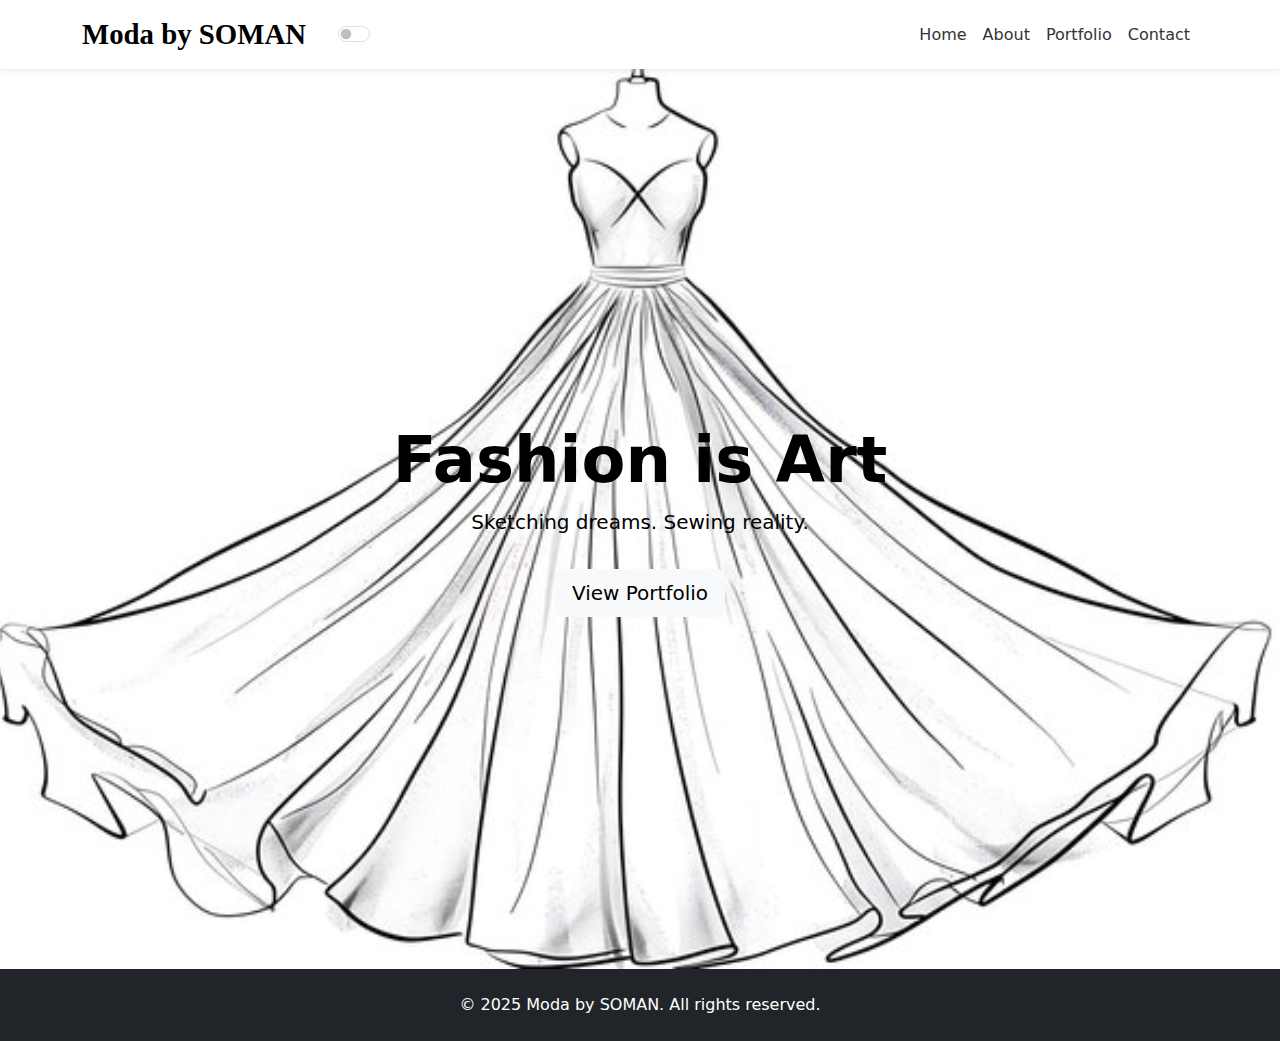
<file: index.html>
<!DOCTYPE html>
<html lang="en">
<head>
  <meta charset="UTF-8">
  <title>Moda by SOMAN</title>
  <meta name="viewport" content="width=device-width, initial-scale=1.0">
  <link href="https://cdn.jsdelivr.net/npm/bootstrap@5.3.0/dist/css/bootstrap.min.css" rel="stylesheet">
  <link rel="stylesheet" href="css/style.css">
</head>
<body>
  <!-- Navbar -->
  <nav class="navbar navbar-expand-lg navbar-light bg-white shadow-sm">
    <div class="container">
      <a class="navbar-brand fw-bold" href="#">Moda by SOMAN</a>
      <button class="navbar-toggler" type="button" data-bs-toggle="collapse" data-bs-target="#navMenu">
        <span class="navbar-toggler-icon"></span>
      </button>
      <div class="form-check form-switch ms-3">
  <input class="form-check-input" type="checkbox" id="darkModeSwitch">
</div>

      <div class="collapse navbar-collapse" id="navMenu">
        <ul class="navbar-nav ms-auto">
          <li class="nav-item"><a class="nav-link active" href="index.html">Home</a></li>
          <li class="nav-item"><a class="nav-link" href="about.html">About</a></li>
          <li class="nav-item"><a class="nav-link" href="portfolio.html">Portfolio</a></li>
          <li class="nav-item"><a class="nav-link" href="contact.html">Contact</a></li>
        </ul>
      </div>
    </div>
  </nav>

  <!-- Hero Section -->
  <section class="hero d-flex align-items-center text-center" style="height: 100vh; background: url('images/hero.jpg') no-repeat center center/cover;">
    <div class="container text-black">
      <h1 class="display-3 fw-bold">Fashion is Art</h1>
      <p class="lead">Sketching dreams. Sewing reality.</p>
      <a href="portfolio.html" class="btn btn-light btn-lg mt-3">View Portfolio</a>
    </div>
  </section>

  <!-- Footer -->
  <footer class="bg-dark text-white text-center py-4">
    <p class="mb-0">&copy; 2025 Moda by SOMAN. All rights reserved.</p>
  </footer>

  <script src="https://cdn.jsdelivr.net/npm/bootstrap@5.3.0/dist/js/bootstrap.bundle.min.js"></script>

<script>
  const toggle = document.getElementById('darkModeSwitch');
  const body = document.body;

  // Load saved mode
  if (localStorage.getItem('dark-mode') === 'enabled') {
    body.classList.add('dark-mode');
    toggle.checked = true;
  }

  toggle.addEventListener('change', function () {
    if (this.checked) {
      body.classList.add('dark-mode');
      localStorage.setItem('dark-mode', 'enabled');
    } else {
      body.classList.remove('dark-mode');
      localStorage.setItem('dark-mode', 'disabled');
    }
  });
</script>

</body>
</html>
</file>
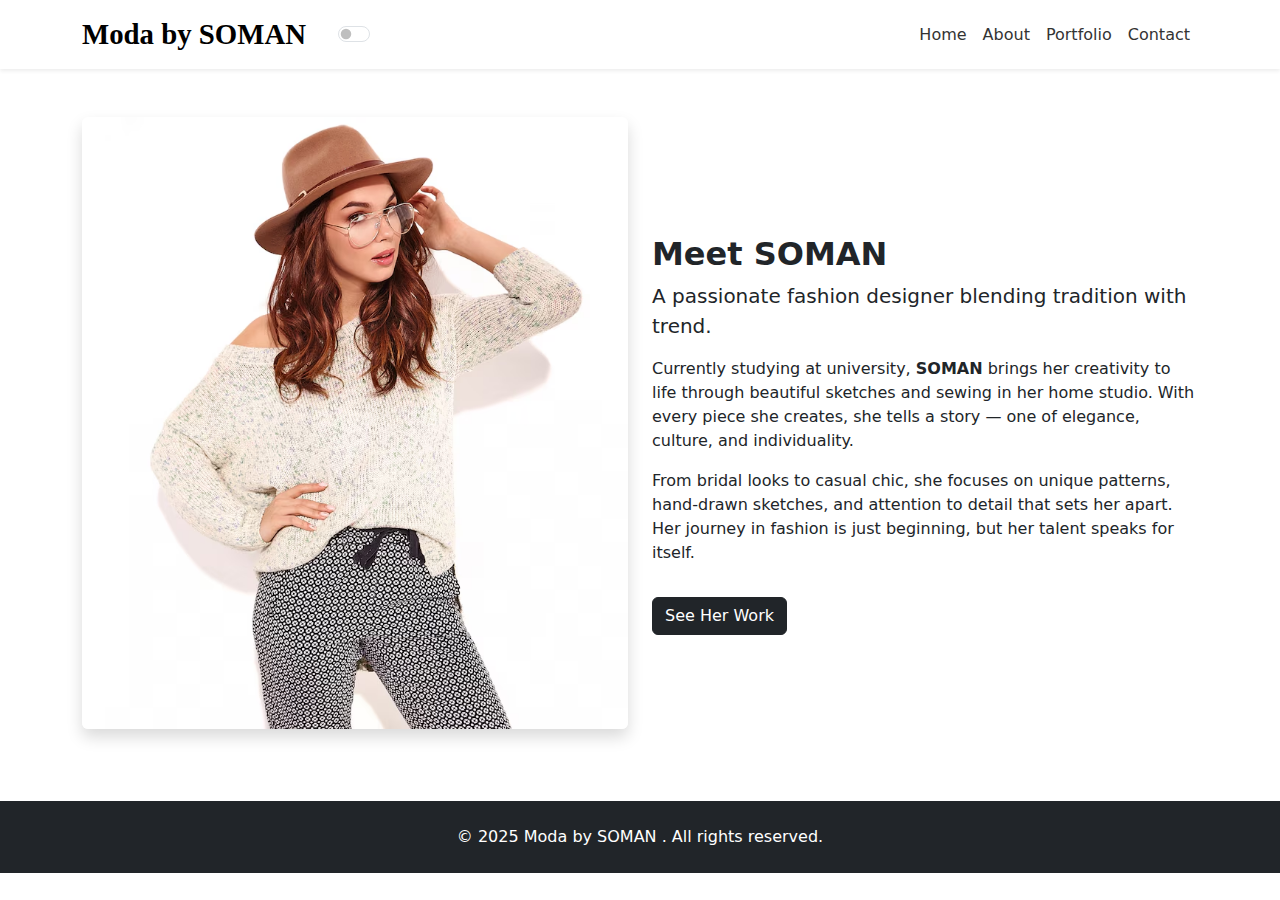
<file: about.html>
<!DOCTYPE html>
<html lang="en">
<head>
  <meta charset="UTF-8">
  <title>About | Moda by SOMAN</title>
  <meta name="viewport" content="width=device-width, initial-scale=1.0">
  <link href="https://cdn.jsdelivr.net/npm/bootstrap@5.3.0/dist/css/bootstrap.min.css" rel="stylesheet">
  <link rel="stylesheet" href="css/style.css">
</head>
<body>
  <!-- Navbar -->
  <nav class="navbar navbar-expand-lg navbar-light bg-white shadow-sm">
    <div class="container">
      <a class="navbar-brand fw-bold" href="index.html">Moda by SOMAN</a>
      <button class="navbar-toggler" type="button" data-bs-toggle="collapse" data-bs-target="#navMenu">
        <span class="navbar-toggler-icon"></span>
      </button>
      <div class="form-check form-switch ms-3">
  <input class="form-check-input" type="checkbox" id="darkModeSwitch">
</div>

      <div class="collapse navbar-collapse" id="navMenu">
        <ul class="navbar-nav ms-auto">
          <li class="nav-item"><a class="nav-link" href="index.html">Home</a></li>
          <li class="nav-item"><a class="nav-link active" href="about.html">About</a></li>
          <li class="nav-item"><a class="nav-link" href="portfolio.html">Portfolio</a></li>
          <li class="nav-item"><a class="nav-link" href="contact.html">Contact</a></li>
        </ul>
      </div>
    </div>
  </nav>

  <!-- About Section -->
  <section class="py-5">
    <div class="container">
      <div class="row align-items-center">
        <div class="col-md-6 mb-4">
          <img src="images/abouut.avif" class="img-fluid rounded shadow" alt="Fashion Designer">
        </div>
        <div class="col-md-6">
          <h2 class="fw-bold">Meet SOMAN</h2>
          <p class="lead">A passionate fashion designer blending tradition with trend.</p>
          <p>
            Currently studying at university, <strong>SOMAN</strong> brings her creativity to life through beautiful sketches and sewing in her home studio.
            With every piece she creates, she tells a story — one of elegance, culture, and individuality.
          </p>
          <p>
            From bridal looks to casual chic, she focuses on unique patterns, hand-drawn sketches, and attention to detail that sets her apart.
            Her journey in fashion is just beginning, but her talent speaks for itself.
          </p>
          <a href="portfolio.html" class="btn btn-dark mt-3">See Her Work</a>
        </div>
      </div>
    </div>
  </section>

  <!-- Footer -->
  <footer class="bg-dark text-white text-center py-4">
    <p class="mb-0">&copy; 2025 Moda by SOMAN . All rights reserved.</p>
  </footer>

  <script src="https://cdn.jsdelivr.net/npm/bootstrap@5.3.0/dist/js/bootstrap.bundle.min.js"></script>
<script>
  const toggle = document.getElementById('darkModeSwitch');
  const body = document.body;

  // Load saved mode
  if (localStorage.getItem('dark-mode') === 'enabled') {
    body.classList.add('dark-mode');
    toggle.checked = true;
  }

  toggle.addEventListener('change', function () {
    if (this.checked) {
      body.classList.add('dark-mode');
      localStorage.setItem('dark-mode', 'enabled');
    } else {
      body.classList.remove('dark-mode');
      localStorage.setItem('dark-mode', 'disabled');
    }
  });
</script>

</body>
</html>
</file>
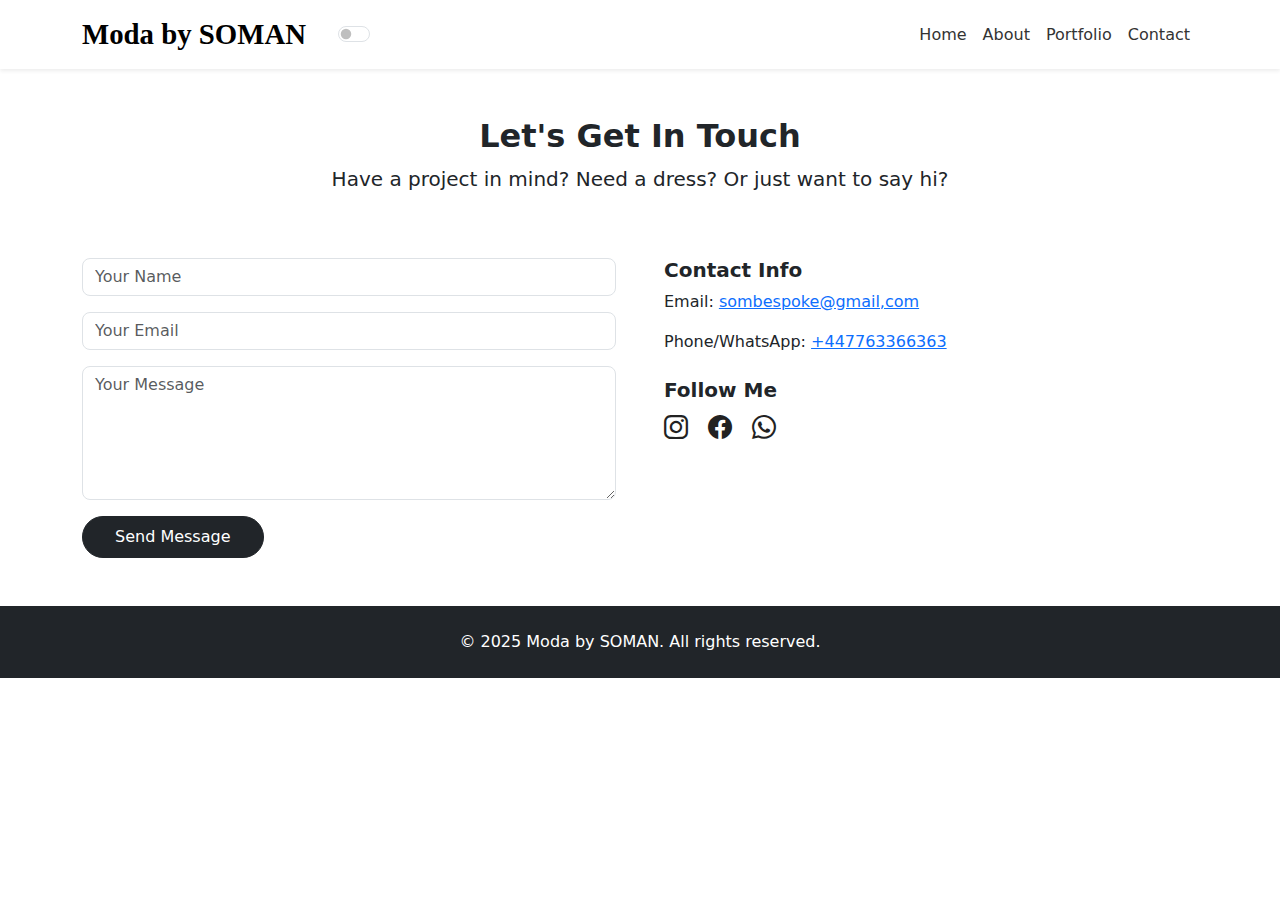
<file: contact.html>
<!DOCTYPE html>
<html lang="en">
<head>
  <meta charset="UTF-8">
  <title>Contact | Moda by SOMAN</title>
  <meta name="viewport" content="width=device-width, initial-scale=1.0">
  <link href="https://cdn.jsdelivr.net/npm/bootstrap@5.3.0/dist/css/bootstrap.min.css" rel="stylesheet">
  <link rel="stylesheet" href="css/style.css">
  <style>
    .contact-form input,
    .contact-form textarea {
      border-radius: 0.5rem;
    }

    .contact-form .btn {
      border-radius: 2rem;
      padding: 0.5rem 2rem;
    }

    .social-icons a {
      color: #222;
      font-size: 1.5rem;
      margin-right: 15px;
      transition: color 0.3s;
    }

    .social-icons a:hover {
      color: #d63384; /* pink tone */
    }
  </style>
</head>
<body>
  <!-- Navbar -->
  <nav class="navbar navbar-expand-lg navbar-light bg-white shadow-sm">
    <div class="container">
      <a class="navbar-brand fw-bold" href="index.html">Moda by SOMAN</a>
      <button class="navbar-toggler" type="button" data-bs-toggle="collapse" data-bs-target="#navMenu">
        <span class="navbar-toggler-icon"></span>
      </button>
      <div class="form-check form-switch ms-3">
  <input class="form-check-input" type="checkbox" id="darkModeSwitch">
</div>

      <div class="collapse navbar-collapse" id="navMenu">
        <ul class="navbar-nav ms-auto">
          <li class="nav-item"><a class="nav-link" href="index.html">Home</a></li>
          <li class="nav-item"><a class="nav-link" href="about.html">About</a></li>
          <li class="nav-item"><a class="nav-link" href="portfolio.html">Portfolio</a></li>
          <li class="nav-item"><a class="nav-link active" href="contact.html">Contact</a></li>
        </ul>
      </div>
    </div>
  </nav>

  <!-- Contact Section -->
  <section class="py-5">
    <div class="container">
      <div class="row text-center mb-5">
        <div class="col">
          <h2 class="fw-bold">Let's Get In Touch</h2>
          <p class="lead">Have a project in mind? Need a dress? Or just want to say hi?</p>
        </div>
      </div>
      <div class="row g-5">
        <!-- Contact Form -->
        <div class="col-md-6">
          <form class="contact-form">
            <div class="mb-3">
              <input type="text" class="form-control" placeholder="Your Name" required>
            </div>
            <div class="mb-3">
              <input type="email" class="form-control" placeholder="Your Email" required>
            </div>
            <div class="mb-3">
              <textarea class="form-control" rows="5" placeholder="Your Message" required></textarea>
            </div>
            <button type="submit" class="btn btn-dark">Send Message</button>
          </form>
        </div>

        <!-- Contact Details -->
        <div class="col-md-6">
          <h5 class="fw-bold">Contact Info</h5>
          <p>Email: <a href="mailto:example@gmail.com">sombespoke@gmail,com</a></p>
          <p>Phone/WhatsApp: <a href="tel:+1234567890">+447763366363</a></p>

          <div class="mt-4">
            <h5 class="fw-bold">Follow Me</h5>
            <div class="social-icons">
              <a href="#" target="_blank"><i class="bi bi-instagram"></i></a>
              <a href="#" target="_blank"><i class="bi bi-facebook"></i></a>
              <a href="#" target="_blank"><i class="bi bi-whatsapp"></i></a>
              <!-- Add more as needed -->
            </div>
          </div>
        </div>
      </div>
    </div>
  </section>

  <!-- Footer -->
  <footer class="bg-dark text-white text-center py-4">
    <p class="mb-0">&copy; 2025 Moda by SOMAN. All rights reserved.</p>
  </footer>

  <link rel="stylesheet" href="https://cdn.jsdelivr.net/npm/bootstrap-icons@1.10.5/font/bootstrap-icons.css">
  <script src="https://cdn.jsdelivr.net/npm/bootstrap@5.3.0/dist/js/bootstrap.bundle.min.js"></script>
<script>
  const toggle = document.getElementById('darkModeSwitch');
  const body = document.body;

  // Load saved mode
  if (localStorage.getItem('dark-mode') === 'enabled') {
    body.classList.add('dark-mode');
    toggle.checked = true;
  }

  toggle.addEventListener('change', function () {
    if (this.checked) {
      body.classList.add('dark-mode');
      localStorage.setItem('dark-mode', 'enabled');
    } else {
      body.classList.remove('dark-mode');
      localStorage.setItem('dark-mode', 'disabled');
    }
  });
</script>

</body>
</html>
</file>
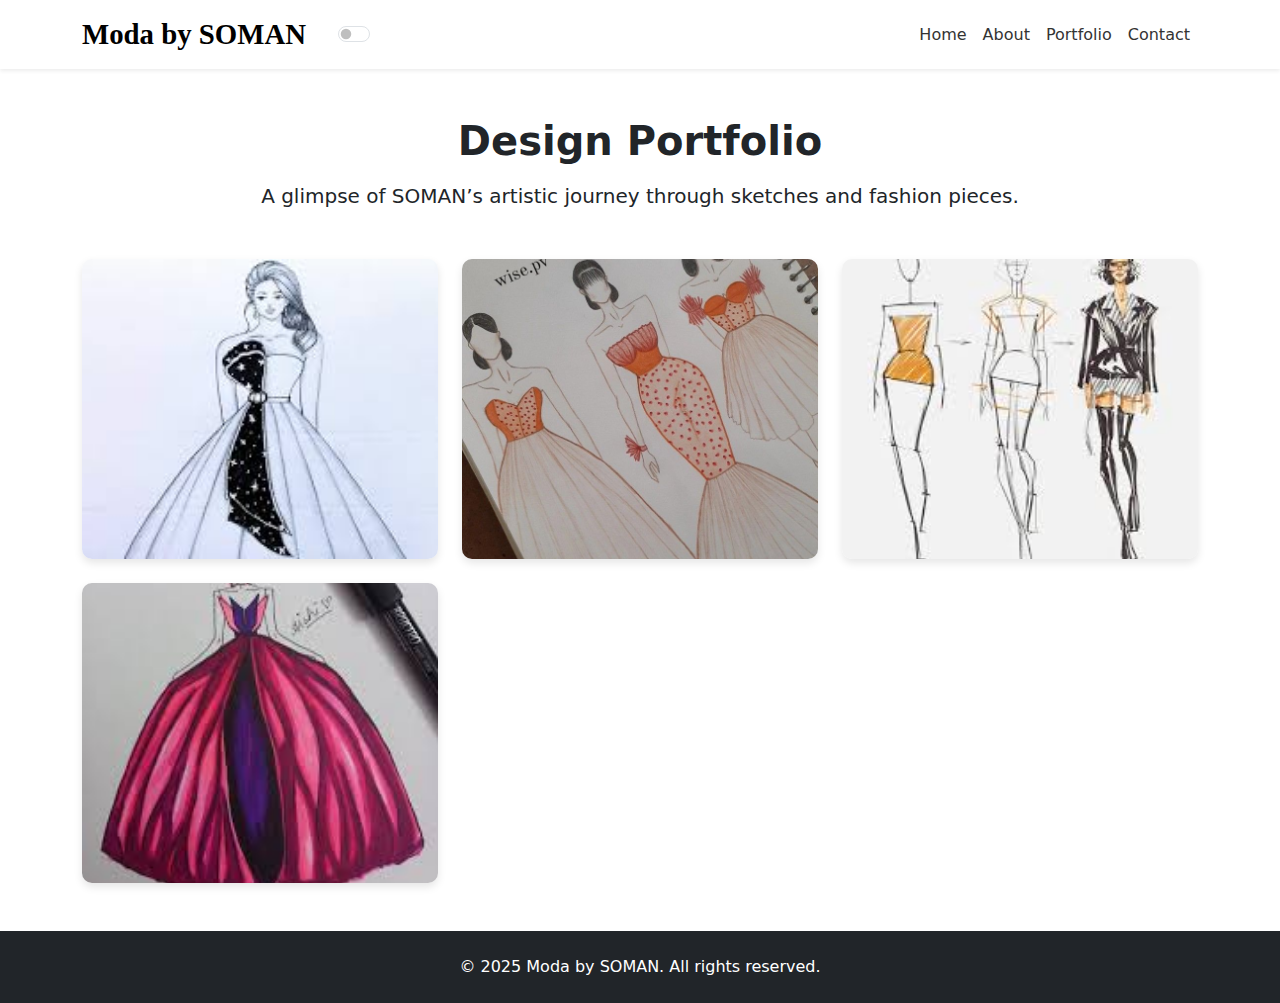
<file: portfolio.html>
<!DOCTYPE html>
<html lang="en">
<head>
  <meta charset="UTF-8">
  <title>Portfolio | Moda by SOMAN</title>
  <meta name="viewport" content="width=device-width, initial-scale=1.0">
  <link href="https://cdn.jsdelivr.net/npm/bootstrap@5.3.0/dist/css/bootstrap.min.css" rel="stylesheet">
  <link rel="stylesheet" href="css/style.css">
  <style>
    .portfolio-img {
      transition: transform 0.3s ease, box-shadow 0.3s ease;
    }

    .portfolio-img:hover {
      transform: scale(1.03);
      box-shadow: 0 8px 16px rgba(0, 0, 0, 0.2);
    }

    .gallery-title {
      font-size: 2.5rem;
      font-weight: bold;
      margin-bottom: 1rem;
    }
  </style>
</head>
<body>
  <!-- Navbar -->
  <nav class="navbar navbar-expand-lg navbar-light bg-white shadow-sm">
    <div class="container">
      <a class="navbar-brand fw-bold" href="index.html">Moda by SOMAN</a>
      
      <button class="navbar-toggler" type="button" data-bs-toggle="collapse" data-bs-target="#navMenu">
        <span class="navbar-toggler-icon"></span>
      </button>
      <div class="form-check form-switch ms-3">
  <input class="form-check-input" type="checkbox" id="darkModeSwitch">
</div>

      <div class="collapse navbar-collapse" id="navMenu">
        <ul class="navbar-nav ms-auto">
          <li class="nav-item"><a class="nav-link" href="index.html">Home</a></li>
          <li class="nav-item"><a class="nav-link" href="about.html">About</a></li>
          <li class="nav-item"><a class="nav-link active" href="portfolio.html">Portfolio</a></li>
          <li class="nav-item"><a class="nav-link" href="contact.html">Contact</a></li>
        </ul>
      </div>
    </div>
  </nav>

  <!-- Portfolio Gallery -->
  <section class="py-5">
    <div class="container text-center">
      <h2 class="gallery-title">Design Portfolio</h2>
      <p class="lead mb-5">A glimpse of SOMAN’s artistic journey through sketches and fashion pieces.</p>
      <div class="row g-4">
        <!-- Image 1 -->
        <div class="col-sm-6 col-md-4">
          <img src="images/design1.jpg" class="img-fluid portfolio-img" alt="Design 1">
        </div>
        <!-- Image 2 -->
        <div class="col-sm-6 col-md-4">
          <img src="images/design2.jpg" class="img-fluid portfolio-img" alt="Design 2">
        </div>
        <!-- Image 3 -->
        <div class="col-sm-6 col-md-4">
          <img src="images/design3.jpg" class="img-fluid portfolio-img" alt="Design 3">
        </div>
        <!-- Image 4 -->
        <div class="col-sm-6 col-md-4">
          <img src="images/design4.jpg" class="img-fluid portfolio-img" alt="Design 4">
        </div>
        <!-- Add more images as needed -->
      </div>
    </div>
  </section>

  <!-- Footer -->
  <footer class="bg-dark text-white text-center py-4">
    <p class="mb-0">&copy; 2025 Moda by SOMAN. All rights reserved.</p>
  </footer>

  <script src="https://cdn.jsdelivr.net/npm/bootstrap@5.3.0/dist/js/bootstrap.bundle.min.js"></script>
<script>
  const toggle = document.getElementById('darkModeSwitch');
  const body = document.body;

  // Load saved mode
  if (localStorage.getItem('dark-mode') === 'enabled') {
    body.classList.add('dark-mode');
    toggle.checked = true;
  }

  toggle.addEventListener('change', function () {
    if (this.checked) {
      body.classList.add('dark-mode');
      localStorage.setItem('dark-mode', 'enabled');
    } else {
      body.classList.remove('dark-mode');
      localStorage.setItem('dark-mode', 'disabled');
    }
  });
</script>

</body>
</html>
</file>
<file: css/style.css>
.hero {
  background-blend-mode: darken;
  background-color: rgba(0, 0, 0, 0.4);
}

.navbar-brand {
  font-family: 'Georgia', serif;
  font-size: 1.8rem;
  color: #000;
}

.nav-link {
  color: #333 !important;
}

footer {
  background-color: #222;
  color: #eee;
}

/* 🌙 Dark Mode Styles */
body.dark-mode {
  background-color: #121212;
  color: #f0f0f0;
}

.dark-mode .navbar,
.dark-mode .footer,
.dark-mode .bg-white {
  background-color: #1e1e1e !important;
  color: #ffffff !important;
}

.dark-mode .nav-link {
  color: #ffffff !important;
}

.dark-mode .nav-link.active {
  color: #f9c74f !important;
}

.dark-mode .contact-form input,
.dark-mode .contact-form textarea {
  background-color: #2a2a2a;
  color: #ffffff;
  border: 1px solid #444;
}

.dark-mode .btn-dark {
  background-color: #f9c74f;
  color: #000;
}
.dark-mode .navbar-brand {
  color: #f9c74f !important; /* Yellow text in dark mode */
}
.dark-mode .navbar-brand:hover {
  color: #ffda77 !important;
}
.portfolio-img {
  height: 300px;
  object-fit: cover;
  width: 100%;
  border-radius: 10px;
  box-shadow: 0 4px 8px rgba(0, 0, 0, 0.1);
  transition: transform 0.3s ease;
}

.portfolio-img:hover {
  transform: scale(1.03);
}
</file>
